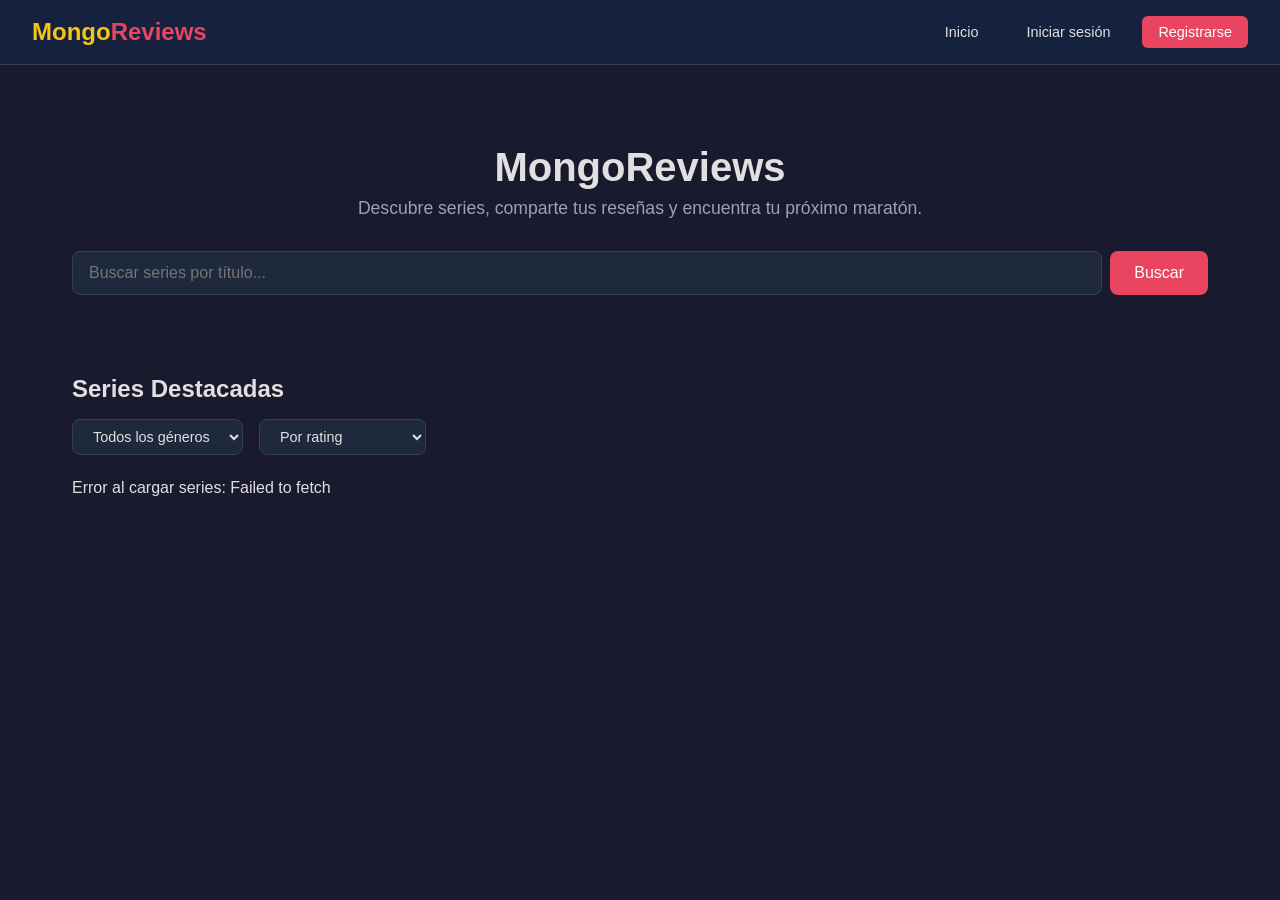
<file: frontend/index.html>
<!DOCTYPE html>
<html lang="es">
<head>
    <meta charset="UTF-8">
    <meta name="viewport" content="width=device-width, initial-scale=1.0">
    <title>MongoReviews - Reseñas de Series</title>
    <link rel="stylesheet" href="css/style.css">
</head>
<body>
    <nav class="navbar" id="navbar"></nav>
    <div class="container">
        <section class="hero">
            <h1>Mongo<span>Reviews</span></h1>
            <p>Descubre series, comparte tus reseñas y encuentra tu próximo maratón.</p>
            <div class="search-bar">
                <input type="text" id="searchInput" placeholder="Buscar series por título...">
                <button class="btn btn-primary" onclick="searchSeries()">Buscar</button>
            </div>
        </section>
        <h2 class="section-title">Series Destacadas</h2>
        <div class="filters">
            <select id="genreFilter" onchange="loadSeries()">
                <option value="">Todos los géneros</option>
                <option value="Drama">Drama</option>
                <option value="Comedia">Comedia</option>
                <option value="Acción">Acción</option>
                <option value="Terror">Terror</option>
                <option value="Ciencia Ficción">Ciencia Ficción</option>
                <option value="Suspenso">Suspenso</option>
                <option value="Romance">Romance</option>
                <option value="Animación">Animación</option>
                <option value="Documental">Documental</option>
            </select>
            <select id="sortFilter" onchange="loadSeries()">
                <option value="titulo">Ordenar por título</option>
                <option value="rating" selected>Por rating</option>
                <option value="anio">Por año</option>
            </select>
        </div>
        <div id="seriesGrid" class="grid"></div>
        <div id="pagination" class="pagination"></div>
    </div>
    <div id="toastContainer"></div>
    <script src="js/api.js"></script>
    <script src="js/app.js"></script>
    <script src="js/pages/home.js"></script>
</body>
</html>
</file>
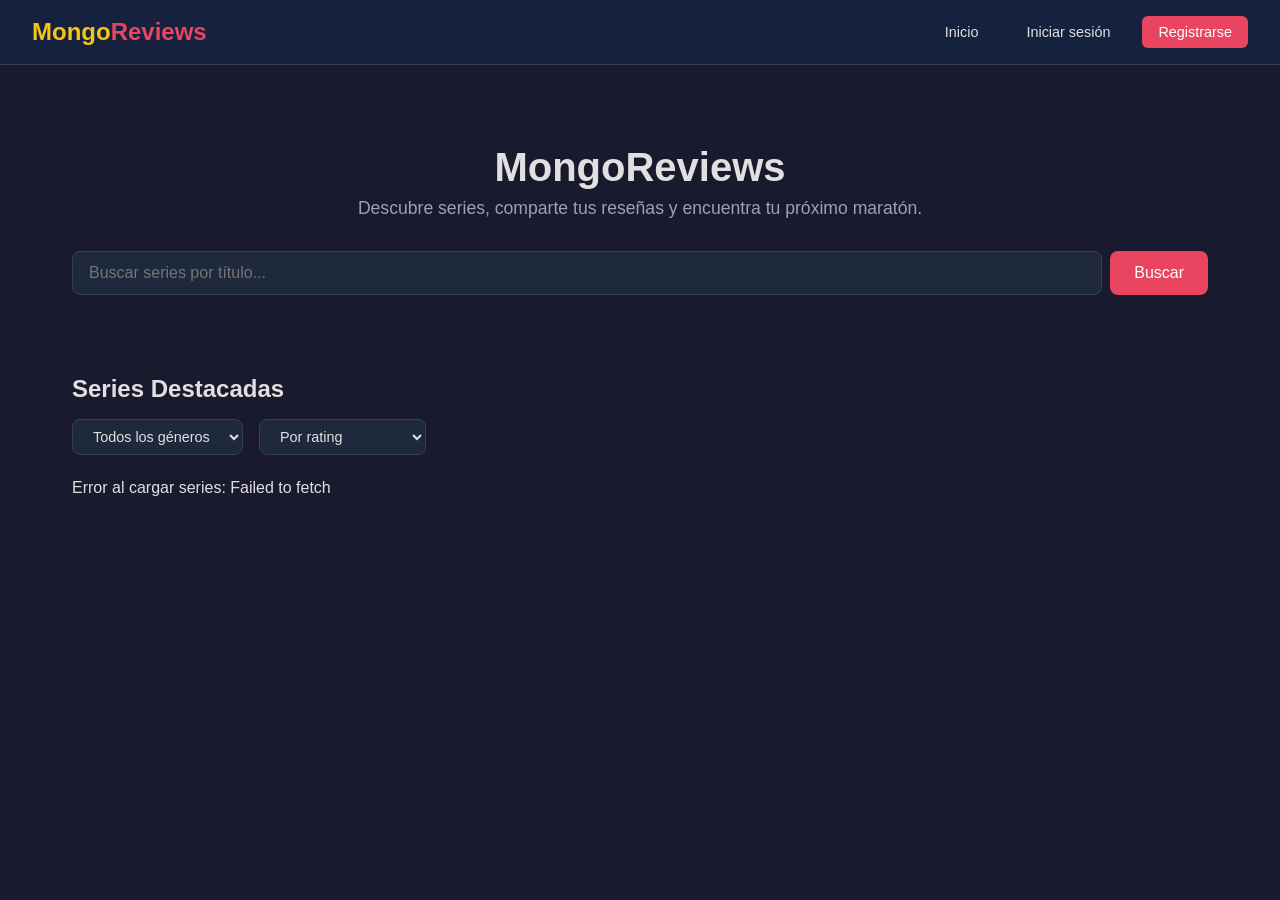
<file: frontend/admin.html>
<!DOCTYPE html>
<html lang="es">
<head>
    <meta charset="UTF-8">
    <meta name="viewport" content="width=device-width, initial-scale=1.0">
    <title>Administración - MongoReviews</title>
    <link rel="stylesheet" href="css/style.css">
    <script src="https://widget.cloudinary.com/v2.0/global/all.js" type="text/javascript"></script>
</head>
<body>
    <nav class="navbar" id="navbar"></nav>
    <div class="container">
        <div style="display:flex; justify-content:space-between; align-items:center; margin-bottom:1.5rem">
            <h2 class="section-title" style="margin:0">Administrar Series</h2>
            <button class="btn btn-primary" onclick="openCreateModal()">+ Nueva Serie</button>
        </div>
        <table class="admin-table" id="adminTable">
            <thead>
                <tr>
                    <th>Título</th>
                    <th>Año</th>
                    <th>Géneros</th>
                    <th>Rating</th>
                    <th>Acciones</th>
                </tr>
            </thead>
            <tbody id="adminTableBody"></tbody>
        </table>
        <div id="adminPagination" class="pagination"></div>
    </div>

    <div id="serieModal" class="modal-overlay hidden">
        <div class="modal">
            <h3 id="modalTitle">Nueva Serie</h3>
            <form id="serieForm">
                <div class="form-group">
                    <label for="editTitulo">Título *</label>
                    <input type="text" id="editTitulo" required>
                </div>
                <div class="form-group">
                    <label for="editDescripcion">Descripción *</label>
                    <textarea id="editDescripcion" required></textarea>
                </div>
                <div class="form-group">
                    <label for="editGeneros">Géneros (separados por coma) *</label>
                    <input type="text" id="editGeneros" placeholder="Ej: Drama, Suspenso">
                </div>
                <div class="form-group">
                    <label for="editAnio">Año de estreno *</label>
                    <input type="number" id="editAnio" min="1900" max="2030" required>
                </div>
                <div class="form-group">
                    <label for="editTemporadas">Temporadas *</label>
                    <input type="number" id="editTemporadas" min="1" max="100" required>
                </div>
                <div class="form-group">
                    <label for="editPoster">URL del póster</label>
                    <div style="display:flex;gap:0.5rem">
                        <input type="url" id="editPoster" style="flex:1" placeholder="https://ejemplo.com/poster.jpg">
                        <button type="button" class="btn btn-secondary" onclick="openCloudinaryWidget()">Subir imagen</button>
                    </div>
                </div>
                <div class="modal-actions">
                    <button type="button" class="btn btn-secondary" onclick="closeModal()">Cancelar</button>
                    <button type="submit" class="btn btn-primary">Guardar</button>
                </div>
            </form>
        </div>
    </div>
    <div id="toastContainer"></div>
    <script src="js/api.js"></script>
    <script src="js/app.js"></script>
    <script src="js/pages/admin.js"></script>
</body>
</html>
</file>
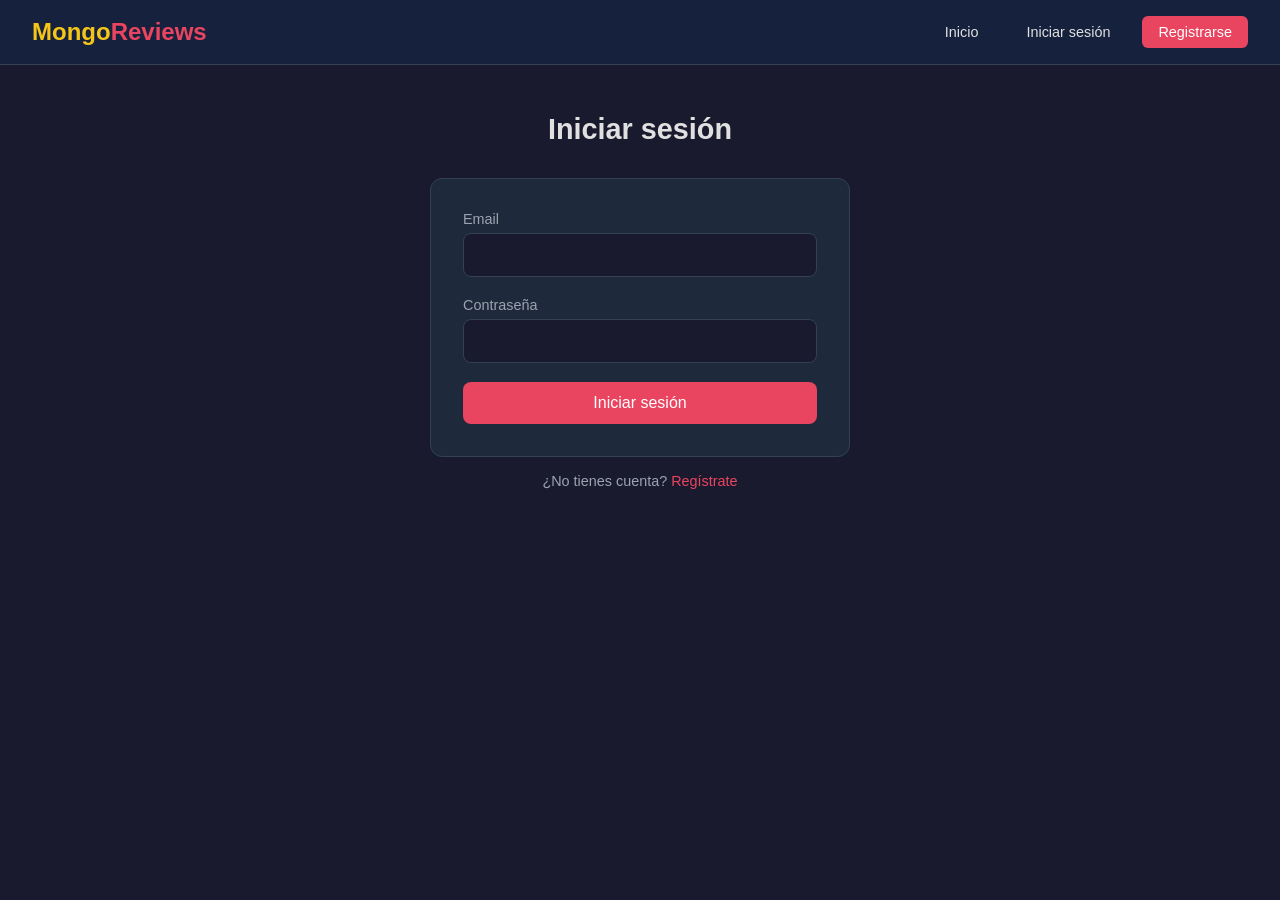
<file: frontend/login.html>
<!DOCTYPE html>
<html lang="es">
<head>
    <meta charset="UTF-8">
    <meta name="viewport" content="width=device-width, initial-scale=1.0">
    <title>Iniciar sesión - MongoReviews</title>
    <link rel="stylesheet" href="css/style.css">
</head>
<body>
    <nav class="navbar" id="navbar"></nav>
    <div class="auth-container">
        <h2>Iniciar sesión</h2>
        <div class="card">
            <form id="loginForm">
                <div class="form-group">
                    <label for="email">Email</label>
                    <input type="email" id="email" name="email" required>
                    <div class="form-error" id="emailError"></div>
                </div>
                <div class="form-group">
                    <label for="password">Contraseña</label>
                    <input type="password" id="password" name="password" required>
                    <div class="form-error" id="passwordError"></div>
                </div>
                <button type="submit" class="btn btn-primary" style="width:100%">Iniciar sesión</button>
            </form>
        </div>
        <p class="footer-text">¿No tienes cuenta? <a href="register.html">Regístrate</a></p>
    </div>
    <div id="toastContainer"></div>
    <script src="js/api.js"></script>
    <script src="js/app.js"></script>
    <script src="js/pages/auth.js"></script>
</body>
</html>
</file>
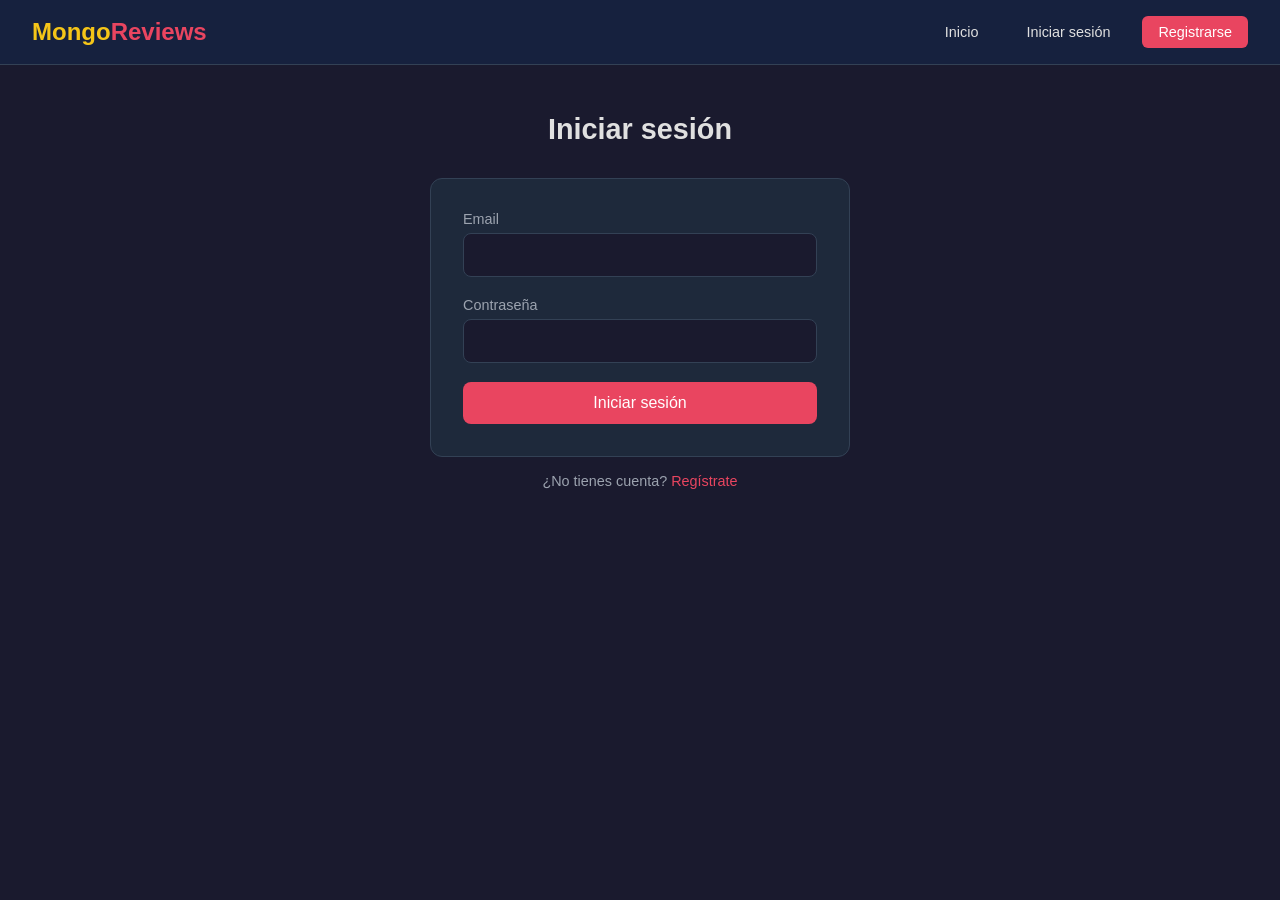
<file: frontend/perfil.html>
<!DOCTYPE html>
<html lang="es">
<head>
    <meta charset="UTF-8">
    <meta name="viewport" content="width=device-width, initial-scale=1.0">
    <title>Mi perfil - MongoReviews</title>
    <link rel="stylesheet" href="css/style.css">
</head>
<body>
    <nav class="navbar" id="navbar"></nav>
    <div class="container">
        <div class="profile-header">
            <div class="profile-avatar" id="profileAvatar">👤</div>
            <div>
                <h2 id="profileName">Usuario</h2>
                <p class="text-muted" id="profileEmail"></p>
            </div>
        </div>
        <h2 class="section-title">Mis reseñas</h2>
        <div id="myReviews"></div>
    </div>
    <div id="toastContainer"></div>
    <script src="js/api.js"></script>
    <script src="js/app.js"></script>
    <script src="js/pages/perfil.js"></script>
</body>
</html>
</file>
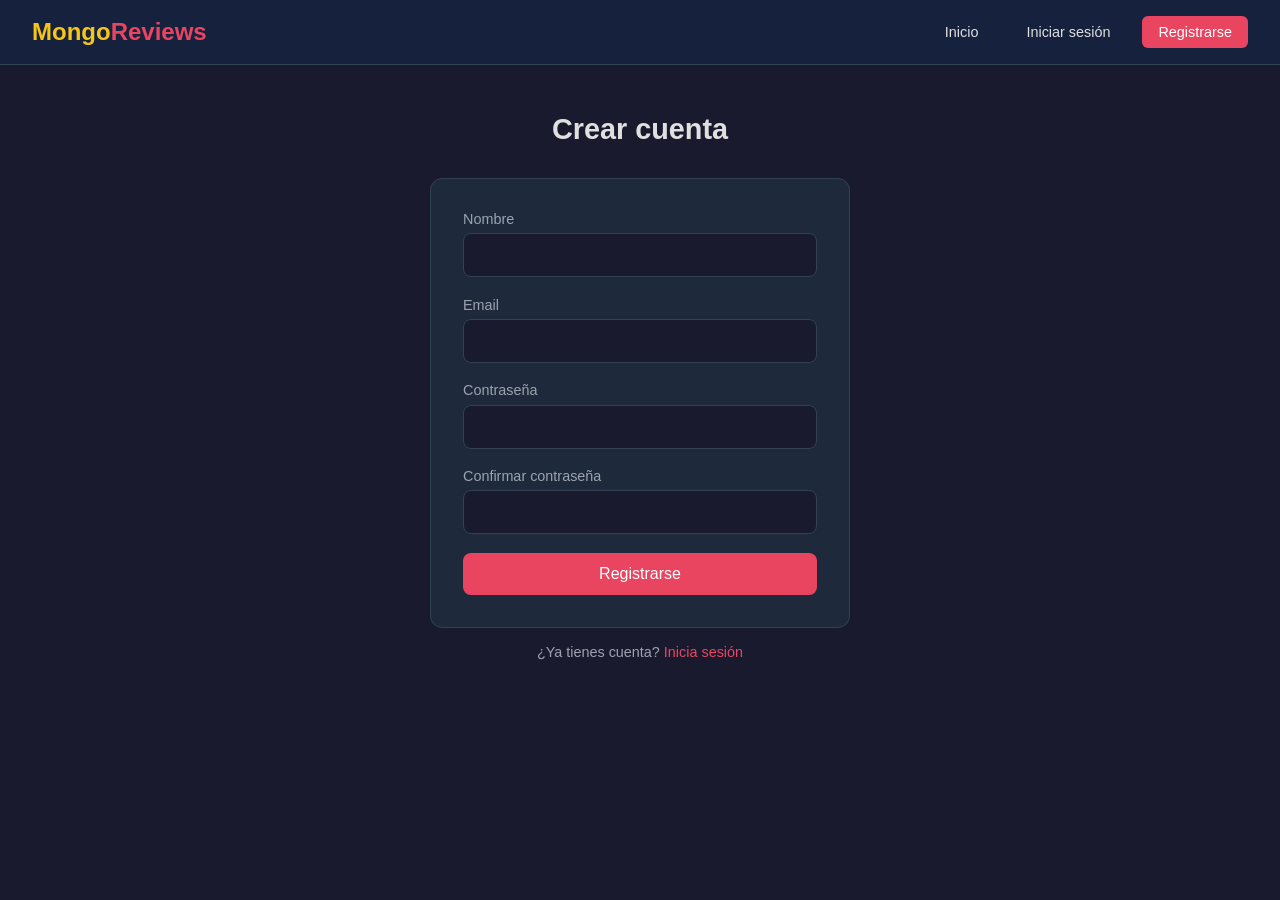
<file: frontend/register.html>
<!DOCTYPE html>
<html lang="es">
<head>
    <meta charset="UTF-8">
    <meta name="viewport" content="width=device-width, initial-scale=1.0">
    <title>Registro - MongoReviews</title>
    <link rel="stylesheet" href="css/style.css">
</head>
<body>
    <nav class="navbar" id="navbar"></nav>
    <div class="auth-container">
        <h2>Crear cuenta</h2>
        <div class="card">
            <form id="registerForm">
                <div class="form-group">
                    <label for="nombre">Nombre</label>
                    <input type="text" id="nombre" name="nombre" required minlength="3" maxlength="50">
                    <div class="form-error" id="nombreError"></div>
                </div>
                <div class="form-group">
                    <label for="email">Email</label>
                    <input type="email" id="email" name="email" required>
                    <div class="form-error" id="emailError"></div>
                </div>
                <div class="form-group">
                    <label for="password">Contraseña</label>
                    <input type="password" id="password" name="password" required minlength="8">
                    <div class="form-error" id="passwordError"></div>
                </div>
                <div class="form-group">
                    <label for="confirmPassword">Confirmar contraseña</label>
                    <input type="password" id="confirmPassword" name="confirmPassword" required>
                    <div class="form-error" id="confirmError"></div>
                </div>
                <button type="submit" class="btn btn-primary" style="width:100%">Registrarse</button>
            </form>
        </div>
        <p class="footer-text">¿Ya tienes cuenta? <a href="login.html">Inicia sesión</a></p>
    </div>
    <div id="toastContainer"></div>
    <script src="js/api.js"></script>
    <script src="js/app.js"></script>
    <script src="js/pages/auth.js"></script>
</body>
</html>
</file>
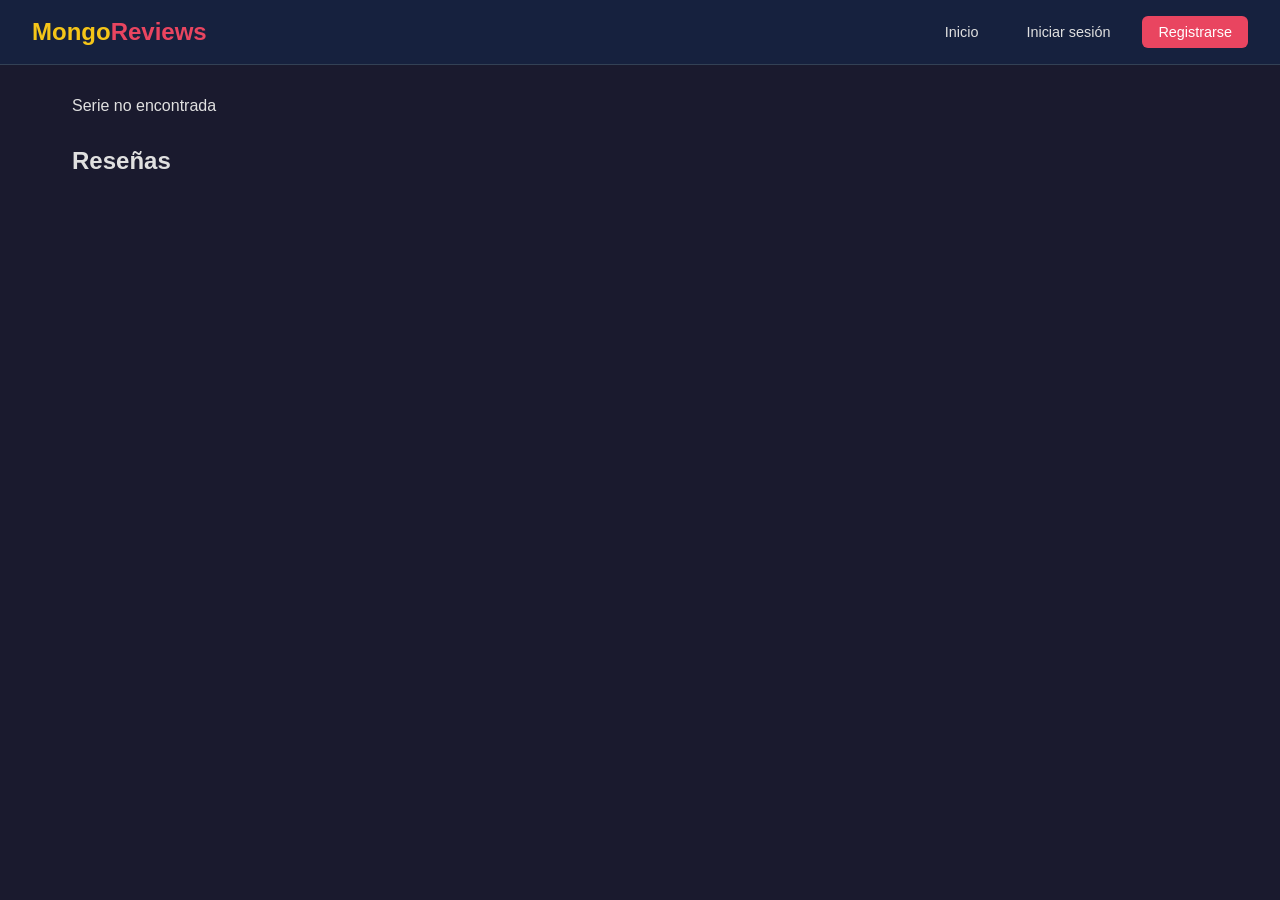
<file: frontend/serie.html>
<!DOCTYPE html>
<html lang="es">
<head>
    <meta charset="UTF-8">
    <meta name="viewport" content="width=device-width, initial-scale=1.0">
    <title>Serie - MongoReviews</title>
    <link rel="stylesheet" href="css/style.css">
</head>
<body>
    <nav class="navbar" id="navbar"></nav>
    <div class="container">
        <div id="serieDetail" class="serie-detail"></div>

        <h2 class="section-title">Reseñas</h2>
        <div id="reviewForm" class="card hidden" style="margin-bottom:1.5rem">
            <h3 id="reviewFormTitle">Deja tu reseña</h3>
            <form id="reviewFormElement">
                <div class="form-group">
                    <label>Puntuación</label>
                    <div class="star-rating" id="starRating">
                        <input type="radio" name="puntuacion" value="10" id="star10">
                        <label for="star10">★</label>
                        <input type="radio" name="puntuacion" value="9" id="star9">
                        <label for="star9">★</label>
                        <input type="radio" name="puntuacion" value="8" id="star8">
                        <label for="star8">★</label>
                        <input type="radio" name="puntuacion" value="7" id="star7">
                        <label for="star7">★</label>
                        <input type="radio" name="puntuacion" value="6" id="star6">
                        <label for="star6">★</label>
                        <input type="radio" name="puntuacion" value="5" id="star5">
                        <label for="star5">★</label>
                        <input type="radio" name="puntuacion" value="4" id="star4">
                        <label for="star4">★</label>
                        <input type="radio" name="puntuacion" value="3" id="star3">
                        <label for="star3">★</label>
                        <input type="radio" name="puntuacion" value="2" id="star2">
                        <label for="star2">★</label>
                        <input type="radio" name="puntuacion" value="1" id="star1">
                        <label for="star1">★</label>
                    </div>
                    <div class="form-error" id="puntuacionError"></div>
                </div>
                <div class="form-group">
                    <label for="comentario">Comentario</label>
                    <textarea id="comentario" name="comentario" maxlength="2000"></textarea>
                </div>
                <div class="modal-actions">
                    <button type="button" class="btn btn-secondary" id="cancelReviewBtn">Cancelar</button>
                    <button type="submit" class="btn btn-primary">Publicar</button>
                </div>
            </form>
        </div>

        <div id="reviewsList"></div>
        <div id="reviewsPagination" class="pagination"></div>
    </div>
    <div id="toastContainer"></div>
    <script src="js/api.js"></script>
    <script src="js/app.js"></script>
    <script src="js/pages/serie.js"></script>
</body>
</html>
</file>
<file: frontend/css/style.css>
:root {
    --primary: #1a1a2e;
    --secondary: #16213e;
    --accent: #e94560;
    --accent-hover: #d63851;
    --gold: #f5c518;
    --text: #e0e0e0;
    --text-muted: #9ca3af;
    --card: #1e293b;
    --border: #334155;
    --success: #22c55e;
    --error: #ef4444;
}

* {
    margin: 0;
    padding: 0;
    box-sizing: border-box;
}

body {
    font-family: -apple-system, BlinkMacSystemFont, 'Segoe UI', Roboto, sans-serif;
    background: var(--primary);
    color: var(--text);
    min-height: 100vh;
}

a {
    color: var(--accent);
    text-decoration: none;
}

a:hover {
    color: var(--accent-hover);
}

/* Navbar */
.navbar {
    background: var(--secondary);
    padding: 1rem 2rem;
    display: flex;
    justify-content: space-between;
    align-items: center;
    border-bottom: 1px solid var(--border);
    position: sticky;
    top: 0;
    z-index: 100;
}

.navbar .logo {
    font-size: 1.5rem;
    font-weight: 700;
    color: var(--gold);
}

.navbar .logo span {
    color: var(--accent);
}

.nav-links {
    display: flex;
    gap: 1rem;
    align-items: center;
}

.nav-links a, .nav-links button {
    color: var(--text);
    background: none;
    border: none;
    cursor: pointer;
    font-size: 0.9rem;
    padding: 0.5rem 1rem;
    border-radius: 6px;
    transition: background 0.2s;
}

.nav-links a:hover, .nav-links button:hover {
    background: rgba(255,255,255,0.1);
}

.nav-links .btn-primary {
    background: var(--accent);
    color: white;
}

.nav-links .btn-primary:hover {
    background: var(--accent-hover);
}

/* Container */
.container {
    max-width: 1200px;
    margin: 0 auto;
    padding: 2rem;
}

/* Cards */
.card {
    background: var(--card);
    border: 1px solid var(--border);
    border-radius: 12px;
    padding: 1.5rem;
    transition: transform 0.2s, box-shadow 0.2s;
}

.card:hover {
    transform: translateY(-2px);
    box-shadow: 0 4px 20px rgba(0,0,0,0.3);
}

/* Serie Card */
.serie-card {
    display: flex;
    gap: 1.5rem;
    cursor: pointer;
}

.serie-card .poster {
    width: 100px;
    height: 140px;
    background: var(--border);
    border-radius: 8px;
    flex-shrink: 0;
    display: flex;
    align-items: center;
    justify-content: center;
    font-size: 2rem;
    color: var(--text-muted);
}

.serie-card .info {
    flex: 1;
}

.serie-card .info h3 {
    margin-bottom: 0.5rem;
    font-size: 1.2rem;
}

.serie-card .info .meta {
    display: flex;
    gap: 1rem;
    color: var(--text-muted);
    font-size: 0.85rem;
    margin-bottom: 0.5rem;
}

.serie-card .info .desc {
    color: var(--text-muted);
    font-size: 0.9rem;
    display: -webkit-box;
    -webkit-line-clamp: 2;
    -webkit-box-orient: vertical;
    overflow: hidden;
}

.serie-card .rating {
    display: flex;
    align-items: center;
    gap: 0.3rem;
    color: var(--gold);
    font-weight: 600;
    font-size: 1.1rem;
}

/* Grid */
.grid {
    display: grid;
    grid-template-columns: repeat(auto-fill, minmax(350px, 1fr));
    gap: 1.5rem;
}

@media (max-width: 576px) {
    .grid {
        grid-template-columns: 1fr;
    }
}

/* Forms */
.form-group {
    margin-bottom: 1.2rem;
}

.form-group label {
    display: block;
    margin-bottom: 0.4rem;
    font-size: 0.9rem;
    color: var(--text-muted);
}

.form-group input,
.form-group textarea,
.form-group select {
    width: 100%;
    padding: 0.75rem 1rem;
    background: var(--primary);
    border: 1px solid var(--border);
    border-radius: 8px;
    color: var(--text);
    font-size: 1rem;
    transition: border-color 0.2s;
}

.form-group input:focus,
.form-group textarea:focus,
.form-group select:focus {
    outline: none;
    border-color: var(--accent);
}

.form-group textarea {
    min-height: 100px;
    resize: vertical;
}

.form-error {
    color: var(--error);
    font-size: 0.85rem;
    margin-top: 0.3rem;
}

/* Buttons */
.btn {
    padding: 0.75rem 1.5rem;
    border: none;
    border-radius: 8px;
    font-size: 1rem;
    cursor: pointer;
    transition: background 0.2s, transform 0.1s;
}

.btn:active {
    transform: scale(0.97);
}

.btn-primary {
    background: var(--accent);
    color: white;
}

.btn-primary:hover {
    background: var(--accent-hover);
}

.btn-secondary {
    background: var(--border);
    color: var(--text);
}

.btn-secondary:hover {
    background: #475569;
}

.btn-danger {
    background: var(--error);
    color: white;
}

.btn-danger:hover {
    background: #dc2626;
}

.btn-sm {
    padding: 0.4rem 0.8rem;
    font-size: 0.85rem;
}

/* Auth forms */
.auth-container {
    max-width: 420px;
    margin: 3rem auto;
}

.auth-container h2 {
    text-align: center;
    margin-bottom: 2rem;
    font-size: 1.8rem;
}

.auth-container .card {
    padding: 2rem;
}

.auth-container .footer-text {
    text-align: center;
    margin-top: 1rem;
    color: var(--text-muted);
    font-size: 0.9rem;
}

/* Serie Detail */
.serie-detail {
    display: flex;
    gap: 2rem;
    margin-bottom: 2rem;
}

.serie-detail .poster-large {
    width: 250px;
    height: 350px;
    background: var(--border);
    border-radius: 12px;
    flex-shrink: 0;
    display: flex;
    align-items: center;
    justify-content: center;
    font-size: 4rem;
    color: var(--text-muted);
}

.serie-detail .info {
    flex: 1;
}

.serie-detail .info h1 {
    font-size: 2rem;
    margin-bottom: 1rem;
}

.serie-detail .info .meta {
    display: flex;
    flex-wrap: wrap;
    gap: 1rem;
    margin-bottom: 1rem;
    color: var(--text-muted);
}

.serie-detail .info .genres {
    display: flex;
    gap: 0.5rem;
    flex-wrap: wrap;
    margin-bottom: 1rem;
}

.serie-detail .info .genre-tag {
    background: rgba(233, 69, 96, 0.15);
    color: var(--accent);
    padding: 0.3rem 0.8rem;
    border-radius: 20px;
    font-size: 0.85rem;
}

.serie-detail .info .rating-big {
    font-size: 2rem;
    color: var(--gold);
    font-weight: 700;
}

.serie-detail .info .rating-big span {
    font-size: 1rem;
    color: var(--text-muted);
    font-weight: 400;
}

@media (max-width: 768px) {
    .serie-detail {
        flex-direction: column;
        align-items: center;
    }
    .serie-detail .poster-large {
        width: 180px;
        height: 260px;
    }
}

/* Reviews */
.review-card {
    background: var(--card);
    border: 1px solid var(--border);
    border-radius: 10px;
    padding: 1.2rem;
    margin-bottom: 1rem;
}

.review-card .header {
    display: flex;
    justify-content: space-between;
    align-items: center;
    margin-bottom: 0.5rem;
}

.review-card .user-info {
    display: flex;
    align-items: center;
    gap: 0.5rem;
    font-size: 0.9rem;
}

.review-card .user-avatar {
    width: 32px;
    height: 32px;
    border-radius: 50%;
    background: var(--border);
    display: flex;
    align-items: center;
    justify-content: center;
    font-size: 0.8rem;
    color: var(--text-muted);
}

.review-card .rating {
    color: var(--gold);
    font-weight: 600;
}

.review-card .date {
    font-size: 0.8rem;
    color: var(--text-muted);
}

.review-card .actions {
    display: flex;
    gap: 0.5rem;
}

/* Pagination */
.pagination {
    display: flex;
    justify-content: center;
    gap: 0.5rem;
    margin-top: 2rem;
}

.pagination button {
    padding: 0.5rem 1rem;
    background: var(--card);
    border: 1px solid var(--border);
    border-radius: 6px;
    color: var(--text);
    cursor: pointer;
}

.pagination button:hover {
    background: var(--border);
}

.pagination button.active {
    background: var(--accent);
    border-color: var(--accent);
}

/* Search */
.search-bar {
    display: flex;
    gap: 0.5rem;
    margin-bottom: 2rem;
}

.search-bar input {
    flex: 1;
    padding: 0.75rem 1rem;
    background: var(--card);
    border: 1px solid var(--border);
    border-radius: 8px;
    color: var(--text);
    font-size: 1rem;
}

.search-bar input:focus {
    outline: none;
    border-color: var(--accent);
}

/* Filters */
.filters {
    display: flex;
    gap: 1rem;
    margin-bottom: 1.5rem;
    flex-wrap: wrap;
    align-items: center;
}

.filters select {
    padding: 0.5rem 1rem;
    background: var(--card);
    border: 1px solid var(--border);
    border-radius: 8px;
    color: var(--text);
    font-size: 0.9rem;
}

/* Toast */
.toast {
    position: fixed;
    bottom: 2rem;
    right: 2rem;
    padding: 1rem 2rem;
    border-radius: 8px;
    color: white;
    font-weight: 500;
    animation: slideIn 0.3s ease;
    z-index: 1000;
}

.toast.success { background: var(--success); }
.toast.error { background: var(--error); }

@keyframes slideIn {
    from { transform: translateX(100%); opacity: 0; }
    to { transform: translateX(0); opacity: 1; }
}

/* Loading */
.loading {
    text-align: center;
    padding: 3rem;
    color: var(--text-muted);
}

/* Hidden */
.hidden { display: none !important; }

/* Admin table */
.admin-table {
    width: 100%;
    border-collapse: collapse;
    margin-top: 1rem;
}

.admin-table th, .admin-table td {
    padding: 0.75rem 1rem;
    text-align: left;
    border-bottom: 1px solid var(--border);
}

.admin-table th {
    color: var(--text-muted);
    font-weight: 600;
    font-size: 0.85rem;
    text-transform: uppercase;
}

.admin-table tr:hover {
    background: rgba(255,255,255,0.03);
}

/* Modal */
.modal-overlay {
    position: fixed;
    top: 0; left: 0; right: 0; bottom: 0;
    background: rgba(0,0,0,0.6);
    display: flex;
    align-items: center;
    justify-content: center;
    z-index: 200;
}

.modal {
    background: var(--secondary);
    border: 1px solid var(--border);
    border-radius: 12px;
    padding: 2rem;
    width: 90%;
    max-width: 500px;
    max-height: 90vh;
    overflow-y: auto;
}

.modal h3 {
    margin-bottom: 1.5rem;
}

.modal-actions {
    display: flex;
    gap: 0.5rem;
    justify-content: flex-end;
    margin-top: 1.5rem;
}

/* Star rating input */
.star-rating {
    display: flex;
    flex-direction: row-reverse;
    gap: 0.3rem;
    justify-content: flex-end;
}

.star-rating input {
    display: none;
}

.star-rating label {
    font-size: 1.8rem;
    color: var(--border);
    cursor: pointer;
    transition: color 0.15s;
}

.star-rating label:hover,
.star-rating label:hover ~ label,
.star-rating input:checked ~ label {
    color: var(--gold);
}

/* User profile */
.profile-header {
    display: flex;
    align-items: center;
    gap: 1.5rem;
    margin-bottom: 2rem;
}

.profile-avatar {
    width: 80px;
    height: 80px;
    border-radius: 50%;
    background: var(--border);
    display: flex;
    align-items: center;
    justify-content: center;
    font-size: 2rem;
    color: var(--text-muted);
}

/* Hero */
.hero {
    text-align: center;
    padding: 3rem 0;
}

.hero h1 {
    font-size: 2.5rem;
    margin-bottom: 0.5rem;
}

.hero p {
    color: var(--text-muted);
    font-size: 1.1rem;
    max-width: 600px;
    margin: 0 auto 2rem;
}

/* Section title */
.section-title {
    font-size: 1.5rem;
    margin-bottom: 1rem;
    font-weight: 600;
}
</file>
